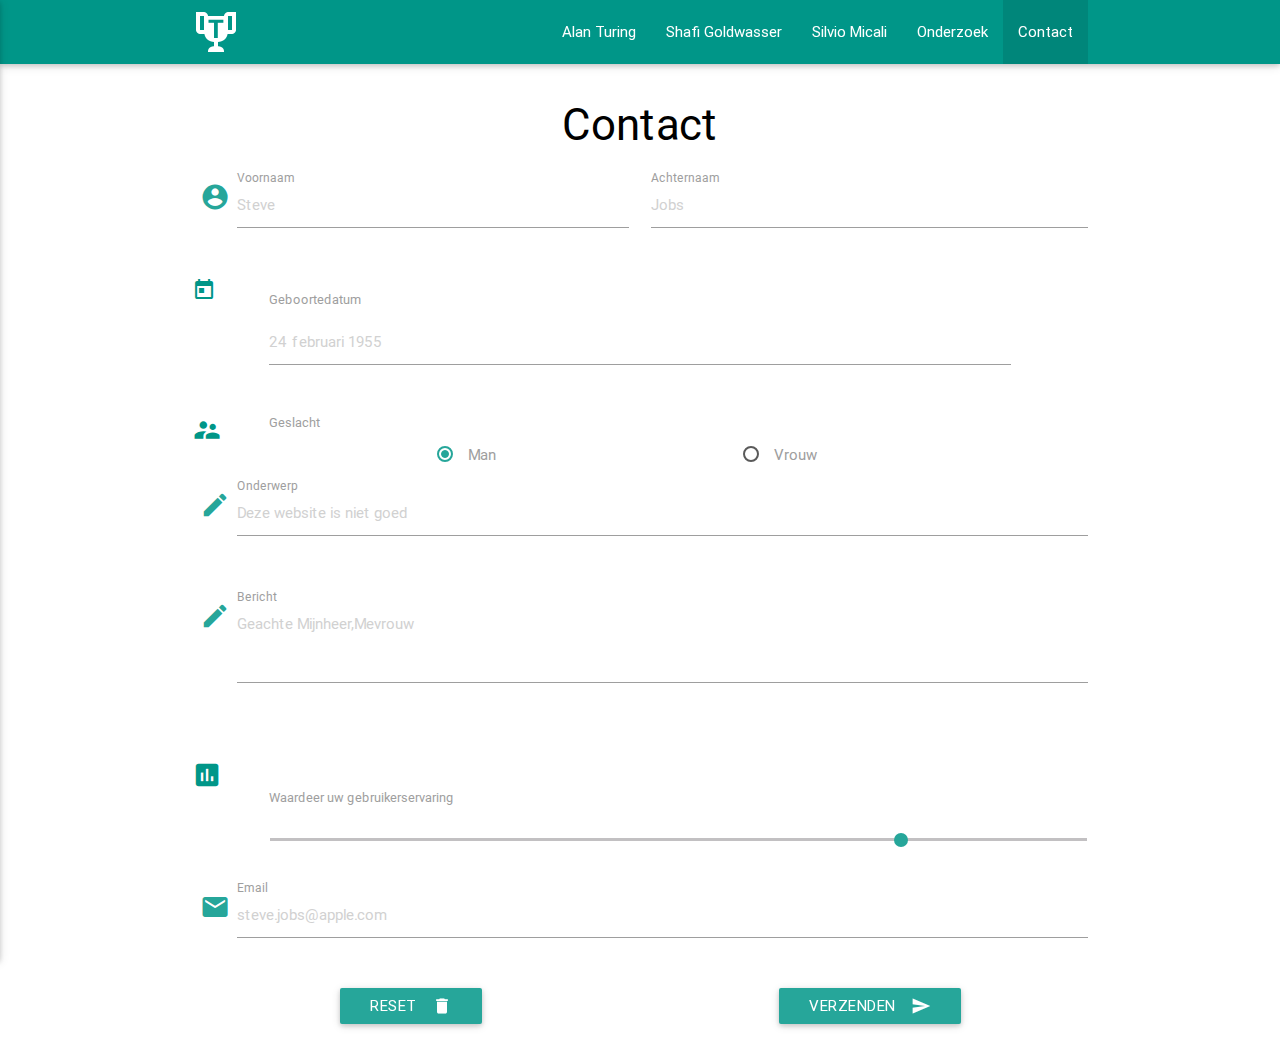
<file: contact.html>
<!DOCTYPE html>
<html lang="nl">


<head>
  <meta charset="utf-8">
  <!--Import Google Icon Font-->
  <link href="https://fonts.googleapis.com/icon?family=Material+Icons" rel="stylesheet">
  <!--Import materialize.css-->
  <link type="text/css" rel="stylesheet" href="css/materialize.min.css" />
  <!--Import custom style.css-->
  <!--Overrides materialize-->
  <link type="text/css" href="css/style.css" rel="stylesheet" />
  <link href="images/trophy.png" rel="icon" />

  <!--Let browser know website is optimized for mobile-->
  <meta name="viewport" content="width=device-width, initial-scale=1.0, maximum-scale=1.0, user-scalable=no" />
  <title>Turing Award</title>
</head>

<body>


  <div class="navbar-fixed">
    <!--This is where the actual html begins-->
    <nav class="teal" role="navigation">
      <!--Big screens-->
      <div class="nav-wrapper container">
        <a id="logo-container" href="index.html" class="brand-logo tooltipped" data-position="bottom" data-delay="50" data-tooltip="Klik hier voor de home-pagina">
          <img class="responsive-img center" src="images/logo.png" alt="logo">
        </a>
        <ul class="right hide-on-med-and-down">

          <li><a class="dropdown-button" href="#" data-activates='dropdown1' data-hover="true">Alan Turing</a></li>
          <li><a href="shafi.html">Shafi Goldwasser</a></li>
          <li><a href="silvio.html">Silvio Micali</a></li>
          <li><a class="dropdown-button" href="#" data-activates='dropdown2' data-hover="true">Onderzoek</a></li>
          <li class="active"><a href="contact.html">Contact</a></li>
        </ul>

        <!--Small screens-->

        <ul id="nav-mobile" class="side-nav">

          <li><a href="turing.html">Alan Turing</a></li>
          <li><a href="turing_award.html">Turing Award</a></li>
          <li><a href="shafi.html">Shafi Goldwasser</a></li>
          <li><a href="silvio.html">Silvio Micali</a></li>
          <li><a href="onderzoek.html">Onderzoek</a></li>
          <li><a href="samenwerking.html">Samenwerking</a></li>
          <li><a href="contact.html">Contact</a></li>
          <li><a href="about.html">Over</a></li>

        </ul>

        <ul id='dropdown1' class='dropdown-content'>
          <li><a href="turing.html">Alan Turing</a></li>
          <li class="divider"></li>
          <li><a href="turing_award.html">Turing Award</a></li>
        </ul>

        <ul id='dropdown2' class='dropdown-content'>
          <li><a href="onderzoek.html">Onderzoek</a></li>
          <li class="divider"></li>
          <li><a href="samenwerking.html">Samen-<br>werking</a></li>
        </ul>



        <a href="#" data-activates="nav-mobile" class="button-collapse"><i class="material-icons">menu</i></a>

      </div>
    </nav>
  </div>
  <!--Eerste Sectie -->
  <div>

    <div class="section no-pad-bot">
      <div class="container">
        <div class="row center">
          <form class="col s12" action="php/process.php" method="post" enctype="text/plain">
            <div class="row">
              <h3 class="header black-text">Contact</h3>
              <div class="input-field col s6">
                <i class="material-icons prefix">account_circle</i>
                <input placeholder="Steve" id="first_name" type="text" class="validate" required="required">
                <label class="left-align" for="first_name">Voornaam</label>
              </div>
              <div class="input-field col s6">
                <input placeholder="Jobs" id="last_name" type="text" class="validate" required="required">
                <label class="left-align" for="last_name">Achternaam</label>
              </div>
            </div>
            <div class="row">
              <div class="left-align input-field col s1">
                <i class="material-icons left teal-text">today</i>
              </div>
              <div class="input-field col s10">
                <p class="grey-text" id="desc_bd">Geboortedatum</p>
                <input type="date" class="datepicker" id="birth_date" placeholder="24 februari 1955">
              </div>
            </div>
            <div class="row">
              <div class="left-align input-field col s4">
                <i class="left material-icons prefix teal-text">supervisor_account</i>
              </div>
              <div class="col s1 pull-s3">
                <p class="grey-text" id="desc_g">Geslacht</p>
              </div>
              <div class="left input-field col s3 pull-s2">
                <p>
                  <input checked name="group1" type="radio" id="test1" class="with-gap" />
                  <label for="test1">Man</label>
                </p>
              </div>
              <div class="right input-field col s3 pull-s2">
                <p>
                  <input name="group1" type="radio" id="test2" class="with-gap" />
                  <label for="test2">Vrouw</label>
                </p>
              </div>
            </div>
            <div class="row">
              <div class="input-field col s12">
                <i class="material-icons prefix">mode_edit</i>
                <input placeholder="Deze website is niet goed" id="subject" type="text" class="validate" required="required">
                <label class="left-align" for="subject">Onderwerp</label>
              </div>
            </div>
            <div class="row">
              <div class="input-field col s12">
                <div class="row">
                  <div class="input-field col s12">
                    <i class="material-icons prefix">mode_edit</i>
                    <textarea placeholder="Geachte Mijnheer,Mevrouw" id="message" class="materialize-textarea" required="required"></textarea>
                    <label class="left-align" for="message">Bericht</label>
                  </div>
                </div>
              </div>
            </div>
            <div class="row">
              <div class="left-align input-field col s4">
                <i class="left material-icons prefix teal-text">assessment</i>
              </div>
              <div class="input-field col s11 push-s1">
                <p class="grey-text" id="r888">
                  Waardeer uw gebruikerservaring
                </p>
                <p class="range-field">
                  <input type="range" min="1" max="10" step="0.5" id="r8ing" value="8">
                </p>
              </div>
            </div>
            <div class="row">
              <div class="input-field col s12">
                <i class="material-icons prefix">email</i>
                <input placeholder="steve.jobs@apple.com" id="email" type="email" class="validate" required="required">
                <label class="left-align" for="email">Email</label>
              </div>
            </div>
            <div class="row">
              <div class="input-field col s6">
                <button class="btn waves-effect waves-light" type="reset" name="action">Reset
                  <i class="material-icons right">delete</i>
                </button>
              </div>
              <div class="input-field col s6">
                <button class="btn waves-effect waves-light" type="submit" name="action">Verzenden
                  <i class="material-icons right">send</i>
                </button>
              </div>
            </div>
          </form>
        </div>
      </div>
    </div>
  </div>




  <!--Tweede sectie-->
  <!-- <div class="container">
  <div class="section">
  <div class="row">
  <div class="col s12 m4">
  <div class="icon-block">

</div>
</div>
</div>
</div>
</div> -->



<!--
Import scripts
Import  before materialize.js
-->
<script type="text/javascript" src="js/jquery-2.1.1.min.js"></script>
<script type="text/javascript" src="js/materialize.min.js"></script>
<script type="text/javascript" src="js/init.js"></script>
<script type="text/javascript" src="js/fix-resolution.js"></script>
</body>


</html>
</file>
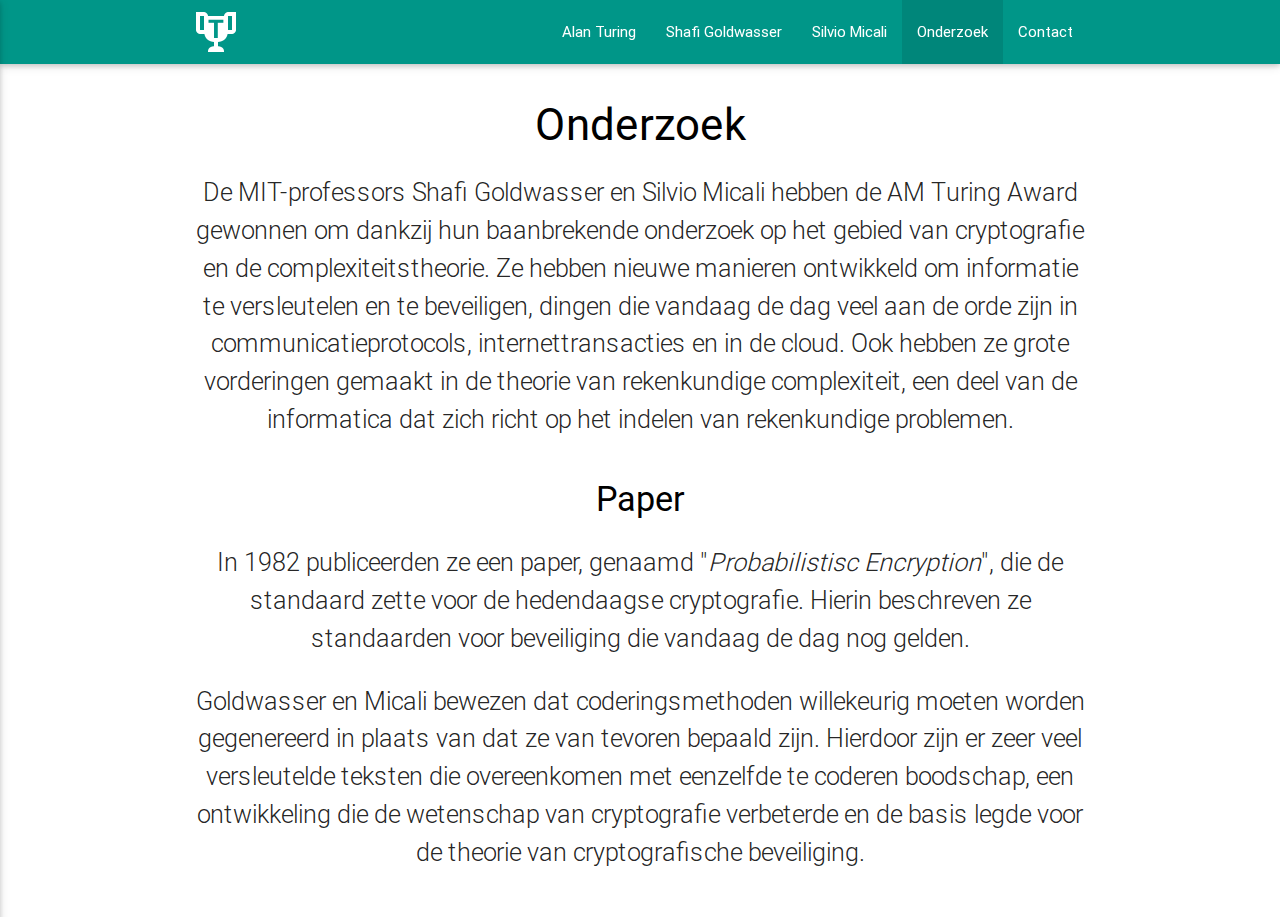
<file: onderzoek.html>
<!DOCTYPE html>
<html lang="nl">


<head>
  <meta charset="utf-8">
  <!--Import Google Icon Font-->
  <link href="https://fonts.googleapis.com/icon?family=Material+Icons" rel="stylesheet">
  <!--Import materialize.css-->
  <link type="text/css" rel="stylesheet" href="css/materialize.min.css"  />
  <!--Import custom style.css-->
  <!--Overrides materialize-->
  <link type="text/css" href="css/style.css" rel="stylesheet" />
  <link href="images/trophy.png" rel="icon" />


  <!--Let browser know website is optimized for mobile-->
  <meta name="viewport" content="width=device-width, initial-scale=1.0, maximum-scale=1.0, user-scalable=no" />
  <title>Turing Award</title>
</head>

<body>


  <div class="navbar-fixed">
    <!--This is where the actual html begins-->
    <nav class="teal" role="navigation">
      <!--Big screens-->
      <div class="nav-wrapper container"><a id="logo-container" href="index.html" class="brand-logo tooltipped" data-position="bottom" data-delay="50" data-tooltip="Klik hier voor de home-pagina"><img class="responsive-img center" src="images/logo.png" alt="logo"></a>
        <ul class="right hide-on-med-and-down">

          <li><a class="dropdown-button" href="#" data-activates='dropdown1' data-hover="true">Alan Turing</a></li>
          <li><a href="shafi.html">Shafi Goldwasser</a></li>
          <li><a href="silvio.html">Silvio Micali</a></li>
          <li class="active"><a class="dropdown-button" href="#" data-activates='dropdown2' data-hover="true">Onderzoek</a></li>
          <li><a href="contact.html">Contact</a></li>
        </ul>

        <!--Small screens-->

        <ul id="nav-mobile" class="side-nav">

          <li><a href="turing.html">Alan Turing</a></li>
          <li><a href="turing_award.html">Turing Award</a></li>
          <li><a href="shafi.html">Shafi Goldwasser</a></li>
          <li><a href="silvio.html">Silvio Micali</a></li>
          <li><a href="onderzoek.html">Onderzoek</a></li>
          <li><a href="samenwerking.html">Samenwerking</a></li>
          <li><a href="contact.html">Contact</a></li>
          <li><a href="about.html">Over</a></li>

        </ul>

        <ul id='dropdown1' class='dropdown-content'>
          <li><a href="turing.html">Alan Turing</a></li>
          <li class="divider"></li>
          <li><a href="turing_award.html">Turing Award</a></li>
        </ul>

        <ul id='dropdown2' class='dropdown-content'>
          <li><a  href="onderzoek.html">Onderzoek</a></li>
          <li class="divider"></li>
          <li><a href="samenwerking.html">Samen-<br>werking</a></li>
        </ul>



        <a href="#" data-activates="nav-mobile" class="button-collapse"><i class="material-icons">menu</i></a>

      </div>
    </nav>
  </div>
  <!--Eerste Sectie -->
  <div>
    <div class="section no-pad-bot">
      <div class="container">
        <div class="row center">
          <div class="col s-12">
            <h3 class="header black-text">Onderzoek</h3>
            <p class="flow-text">
              De MIT-professors Shafi Goldwasser en Silvio Micali hebben de AM Turing Award gewonnen om dankzij hun baanbrekende onderzoek op het gebied van cryptografie en de complexiteitstheorie. Ze hebben nieuwe manieren ontwikkeld om informatie te versleutelen
              en te beveiligen, dingen die vandaag de dag veel aan de orde zijn in communicatieprotocols, internettransacties en in de cloud. Ook hebben ze grote vorderingen gemaakt in de theorie van rekenkundige complexiteit, een deel van de informatica
              dat zich richt op het indelen van rekenkundige problemen.
            </p>

          </div>

          <div class="col s-12">
            <h4 class="header black-text">Paper</h4>
            <p class="flow-text">
              In 1982 publiceerden ze een paper, genaamd "<em>Probabilistisc Encryption</em>",
              die de standaard zette voor de hedendaagse cryptografie.
              Hierin beschreven ze standaarden voor beveiliging die vandaag de dag
              nog gelden.
            </p>
            <p class="flow-text">
              Goldwasser en Micali bewezen dat coderingsmethoden
              willekeurig moeten worden gegenereerd in plaats van dat ze van tevoren bepaald zijn. Hierdoor zijn er zeer veel versleutelde teksten die overeenkomen met eenzelfde te coderen boodschap, een ontwikkeling die de wetenschap van cryptografie
              verbeterde en de basis legde voor de theorie van cryptografische beveiliging.
            </p>
          </div>
        </div>

      </div>
    </div>
  </div>




  <!--Tweede sectie-->
  <!-- <div class="container">
  <div class="section">
  <div class="row">
  <div class="col s12 m4">
  <div class="icon-block">

</div>
</div>
</div>
</div>
</div> -->



  <!--
Import scripts
Import  before materialize.js
-->
  <script type="text/javascript" src="js/jquery-2.1.1.min.js"></script>
  <script type="text/javascript" src="js/materialize.min.js"></script>
  <script type="text/javascript" src="js/init.js"></script>
  <script type="text/javascript" src="js/fix-resolution.js"></script>
</body>


</html>
</file>
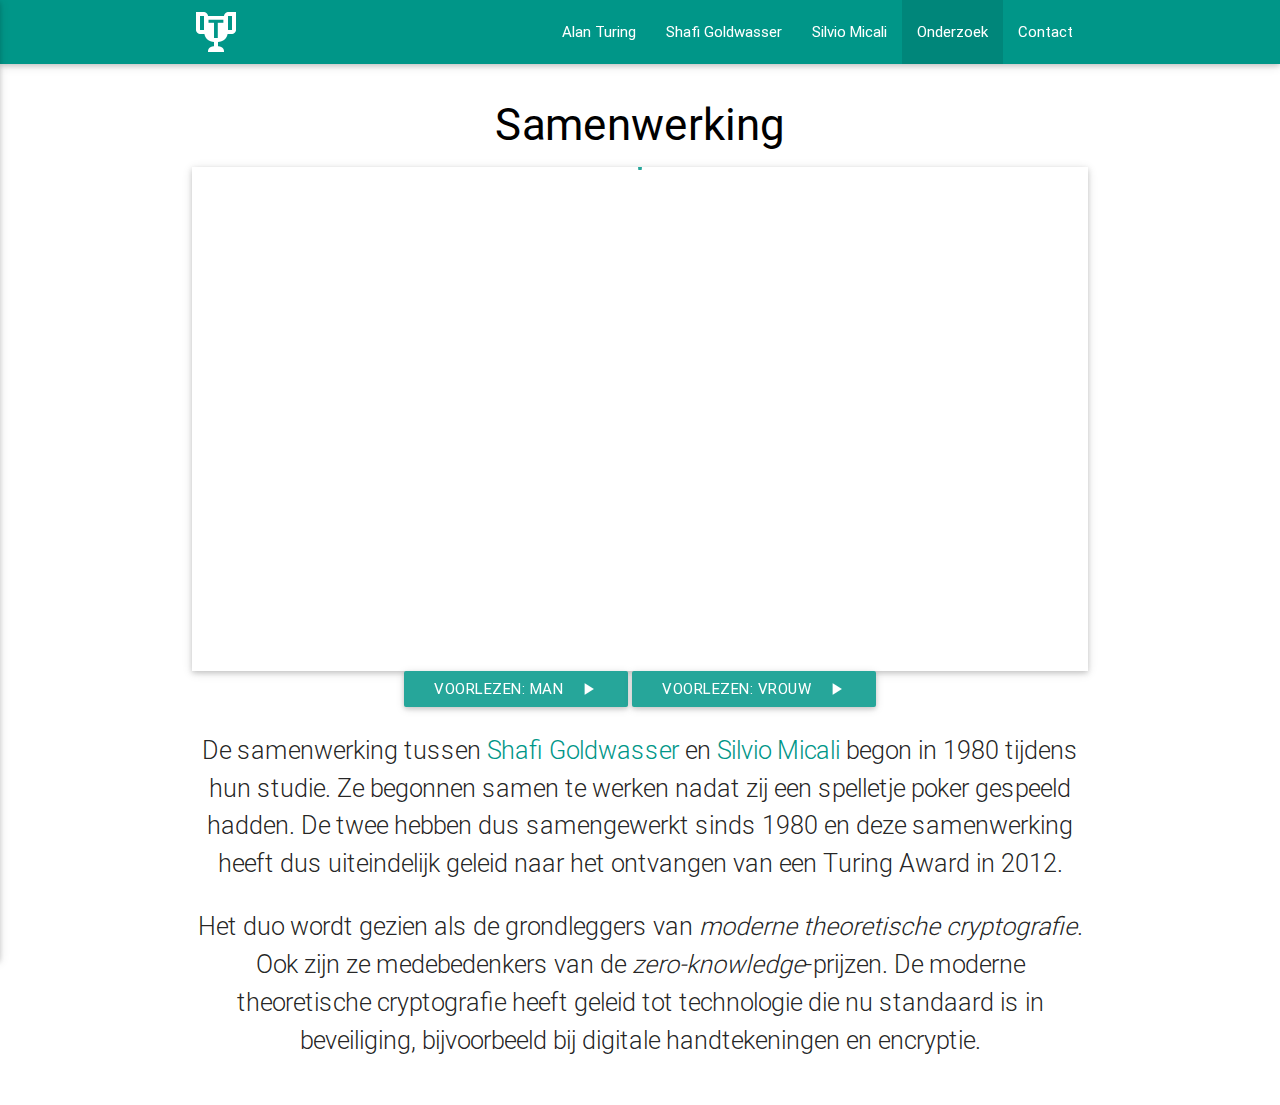
<file: samenwerking.html>
<!DOCTYPE html>
<html lang="nl">


<head>
  <meta charset="utf-8">
  <!--Import Google Icon Font-->
  <link href="https://fonts.googleapis.com/icon?family=Material+Icons" rel="stylesheet">
  <!--Import materialize.css-->
  <link type="text/css" rel="stylesheet" href="css/materialize.min.css" />
  <!--Import custom style.css-->
  <!--Overrides materialize-->
  <link type="text/css" href="css/style.css" rel="stylesheet" />
  <link href="images/trophy.png" rel="icon" />

  <!--Let browser know website is optimized for mobile-->
  <meta name="viewport" content="width=device-width, initial-scale=1.0, maximum-scale=1.0, user-scalable=no" />
  <title>Turing Award</title>
</head>

<body>


  <div class="navbar-fixed">
    <!--This is where the actual html begins-->
    <nav class="teal" role="navigation">
      <!--Big screens-->
      <div class="nav-wrapper container">
        <a id="logo-container" href="index.html" class="brand-logo tooltipped" data-position="bottom" data-delay="50" data-tooltip="Klik hier voor de home-pagina"><img class="responsive-img center" src="images/logo.png" alt="logo"></a>
        <ul class="right hide-on-med-and-down">

          <li><a class="dropdown-button" href="#" data-activates='dropdown1' data-hover="true">Alan Turing</a></li>
          <li><a href="shafi.html">Shafi Goldwasser</a></li>
          <li><a href="silvio.html">Silvio Micali</a></li>
          <li class="active"><a class="dropdown-button" href="#" data-activates='dropdown2' data-hover="true">Onderzoek</a></li>
          <li><a href="contact.html">Contact</a></li>
        </ul>

        <!--Small screens-->

        <ul id="nav-mobile" class="side-nav">

          <li><a href="turing.html">Alan Turing</a></li>
          <li><a href="turing_award.html">Turing Award</a></li>
          <li><a href="shafi.html">Shafi Goldwasser</a></li>
          <li><a href="silvio.html">Silvio Micali</a></li>
          <li><a href="onderzoek.html">Onderzoek</a></li>
          <li><a href="samenwerking.html">Samenwerking</a></li>
          <li><a href="contact.html">Contact</a></li>
          <li><a href="about.html">Over</a></li>

        </ul>

        <ul id='dropdown1' class='dropdown-content'>
          <li><a href="turing.html">Alan Turing</a></li>
          <li class="divider"></li>
          <li><a href="turing_award.html">Turing Award</a></li>
        </ul>

        <ul id='dropdown2' class='dropdown-content'>
          <li><a href="onderzoek.html">Onderzoek</a></li>
          <li class="divider"></li>
          <li><a href="samenwerking.html">Samen-<br>werking</a></li>
        </ul>



        <a href="#" data-activates="nav-mobile" class="button-collapse"><i class="material-icons">menu</i></a>

      </div>
    </nav>
  </div>
  <!--Eerste Sectie -->
  <div>

    <div class="section no-pad-bot">
      <div class="container">
        <div class="row center">
          <div class="col s-12">
            <h3 class="header black-text">Samenwerking</h3>
            <div class="video-container z-depth-1">
              <div id="player"></div>
              <div id="progress">
                <div id="spinner" class="preloader-wrapper small active">
                  <div class="spinner-layer spinner-teal-only">
                    <div class="circle-clipper left">
                      <div class="circle"></div>
                    </div>
                    <div class="gap-patch">
                      <div class="circle"></div>
                    </div>
                    <div class="circle-clipper right">
                      <div class="circle"></div>
                    </div>
                  </div>
                </div>
              </div>
            </div>
            <div id="audio-container" class="container">
              <div class="row center">
                <a href="#" id="button_man" class="waves-effect waves-light btn">Voorlezen: Man<i class='material-icons right'>play_arrow</i></a>
                <audio id="audio_man">
                  <source src="tts/Voorlezen_man.mp3" type="audio/mpeg"> Your browser does not support the audio element.
                </audio>
                <a href="#" id="button_vrouw" class="waves-effect waves-light btn">Voorlezen: Vrouw<i class='material-icons right'>play_arrow</i></a>
                <audio id="audio_vrouw">
                  <source src="tts/Voorlezen_vrouw.mp3" type="audio/mpeg"> Your browser does not support the audio element.
                </audio>
              </div>
            </div>
            <p class="flow-text">
              De samenwerking tussen
              <a href="shafi.html">
                <span class="teal-text">Shafi Goldwasser</span>
              </a>
              en
              <a href="silvio.html">
                <span class="teal-text">Silvio Micali</span>
              </a>
              begon in 1980 tijdens hun studie. Ze begonnen samen te werken nadat zij een spelletje poker gespeeld hadden. De twee hebben dus samengewerkt sinds 1980 en deze samenwerking heeft dus uiteindelijk geleid naar het ontvangen van een Turing Award in 2012.
            </p>
            <p class="flow-text">
              Het duo wordt gezien als de grondleggers van
              <em>moderne theoretische cryptografie</em>. Ook zijn ze medebedenkers van de <em>zero-knowledge</em>-prijzen. De moderne theoretische cryptografie heeft geleid tot technologie die nu standaard is in beveiliging, bijvoorbeeld bij digitale
              handtekeningen en encryptie.
            </p>

          </div>
        </div>
      </div>
    </div>
  </div>




  <!--Tweede sectie-->
  <!-- <div class="container">
    <div class="section">
      <div class="row">
        <div class="col s12 m4">
          <div class="icon-block">

          </div>
        </div>
      </div>
    </div>
  </div> -->



  <!--
  Import scripts
  Import  before materialize.js
-->
  <script type="text/javascript" src="js/jquery-2.1.1.min.js"></script>
  <script type="text/javascript" src="js/materialize.min.js"></script>
  <script type="text/javascript" src="js/init.js"></script>
  <script type="text/javascript" src="js/fix-resolution.js"></script>
  <script type="text/javascript" src="js/audio-button.min.js"></script>
  <script type="text/javascript" src="js/video.min.js"></script>
</body>


</html>
</file>
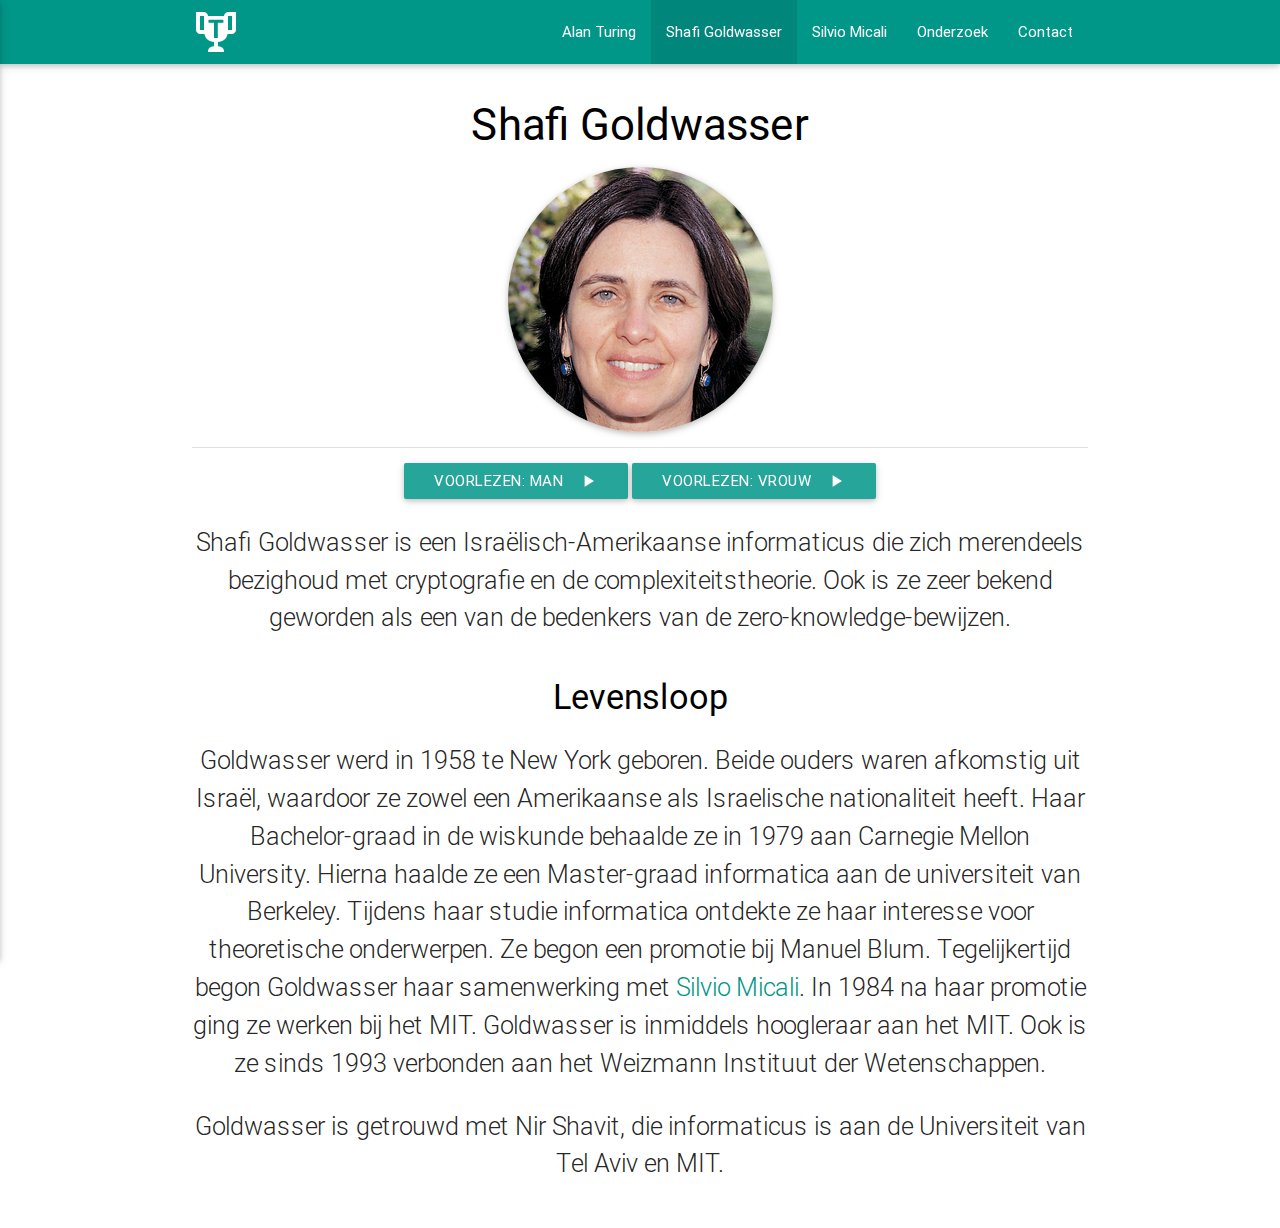
<file: shafi.html>
<!DOCTYPE html>
<html lang="nl">


<head>
  <meta charset="utf-8">
  <!--Import Google Icon Font-->
  <link href="https://fonts.googleapis.com/icon?family=Material+Icons" rel="stylesheet">
  <!--Import materialize.css-->
  <link type="text/css" rel="stylesheet" href="css/materialize.min.css"  />
  <!--Import custom style.css-->
  <!--Overrides materialize-->
  <link type="text/css" href="css/style.css" rel="stylesheet"  />
  <link href="images/trophy.png" rel="icon" />

  <!--Let browser know website is optimized for mobile-->
  <meta name="viewport" content="width=device-width, initial-scale=1.0, maximum-scale=1.0, user-scalable=no" />
  <title>Turing Award</title>
</head>

<body>


  <div class="navbar-fixed">
    <!--This is where the actual html begins-->
    <nav class="teal" role="navigation">
      <!--Big screens-->
      <div class="nav-wrapper container"><a id="logo-container" href="index.html" class="brand-logo tooltipped" data-position="bottom" data-delay="50" data-tooltip="Klik hier voor de home-pagina"><img class="responsive-img center" src="images/logo.png" alt="logo"></a>
        <ul class="right hide-on-med-and-down">

          <li><a class="dropdown-button" href="#" data-activates='dropdown1' data-hover="true">Alan Turing</a></li>
          <li class="active"><a href="shafi.html">Shafi Goldwasser</a></li>
          <li><a href="silvio.html">Silvio Micali</a></li>
          <li><a class="dropdown-button" href="#" data-activates='dropdown2' data-hover="true">Onderzoek</a></li>
          <li><a href="contact.html">Contact</a></li>
        </ul>

        <!--Small screens-->

        <ul id="nav-mobile" class="side-nav">

          <li><a href="turing.html">Alan Turing</a></li>
          <li><a href="turing_award.html">Turing Award</a></li>
          <li><a href="shafi.html">Shafi Goldwasser</a></li>
          <li><a href="silvio.html">Silvio Micali</a></li>
          <li><a href="onderzoek.html">Onderzoek</a></li>
          <li><a href="samenwerking.html">Samenwerking</a></li>
          <li><a href="contact.html">Contact</a></li>
          <li><a href="about.html">Over</a></li>

        </ul>

        <ul id='dropdown1' class='dropdown-content'>
          <li><a href="turing.html">Alan Turing</a></li>
          <li class="divider"></li>
          <li><a href="turing_award.html">Turing Award</a></li>
        </ul>

        <ul id='dropdown2' class='dropdown-content'>
          <li><a  href="onderzoek.html">Onderzoek</a></li>
          <li class="divider"></li>
          <li><a href="samenwerking.html">Samen-<br>werking</a></li>
        </ul>



        <a href="#" data-activates="nav-mobile" class="button-collapse"><i class="material-icons">menu</i></a>

      </div>
    </nav>
  </div>
  <!--Eerste Sectie -->
  <div id="text-container">
    <div class="section no-pad-bot">
      <div class="container">
        <div class="row center">
          <div class="col s12">
            <h3 class="header black-text">Shafi Goldwasser</h3>
            <div id="img-container">
              <!--Changed .JPG to .jpg  -->
              <img class="materialboxed material circle responsive-img z-depth-1"  src="images/Shafi_Goldwasser.jpg" alt="Shafi Goldwasser" id="shafi-img"/>
            </div>
            <p class="divider"></p>
            <div id="audio-container" class="container">
              <div class="row center">
                <a href="#" id="button_man" class="waves-effect waves-light btn">Voorlezen: Man<i class='material-icons right'>play_arrow</i></a>
                <audio id="audio_man">
                  <source src="tts/tts-shafi.mp3" type="audio/mpeg"> Your browser does not support the audio element.
                </audio>
                <a href="#" id="button_vrouw" class="waves-effect waves-light btn">Voorlezen: Vrouw<i class='material-icons right'>play_arrow</i></a>
                <audio id="audio_vrouw">
                  <source src="tts/tts-shafi-vrouw.mp3" type="audio/mpeg"> Your browser does not support the audio element.
                </audio>
              </div>
            </div>
            <p class="flow-text">
              Shafi Goldwasser is
              een Israëlisch-Amerikaanse informaticus
              die zich merendeels bezighoud met
              cryptografie en de complexiteitstheorie.
              Ook is ze zeer bekend geworden als een van de bedenkers van de zero-knowledge-bewijzen.
            </p>
          </div>
          <div class="col s12">
            <h4 class="header black-text">Levensloop</h4>
            <p class="flow-text">
              Goldwasser werd in 1958 te New York geboren.
              Beide ouders waren afkomstig uit Israël, waardoor ze zowel een Amerikaanse
              als Israelische nationaliteit heeft.
              Haar Bachelor-graad in de wiskunde behaalde
              ze in 1979 aan Carnegie Mellon University.
              Hierna haalde ze een Master-graad informatica aan de universiteit van Berkeley.
              Tijdens haar studie informatica ontdekte ze haar interesse voor theoretische onderwerpen.
              Ze begon een promotie bij Manuel Blum. Tegelijkertijd begon Goldwasser haar samenwerking met <a href="silvio.html"><span class="teal-text">Silvio Micali</span></a>.
              In 1984 na haar promotie ging ze werken bij het MIT.
              Goldwasser is inmiddels hoogleraar aan het MIT.
              Ook is ze sinds 1993 verbonden aan het Weizmann Instituut der Wetenschappen.
            </p>
            <p class="flow-text">
              Goldwasser is getrouwd met Nir Shavit, die informaticus is aan de
              Universiteit van Tel Aviv en MIT.
            </p>
          </div>
        </div>
      </div>
    </div>
  </div>




  <!--
  Import scripts
  Import  before materialize.js
-->
  <script type="text/javascript" src="js/jquery-2.1.1.min.js"></script>
  <script type="text/javascript" src="js/materialize.min.js"></script>
  <script type="text/javascript" src="js/init.js"></script>
  <script type="text/javascript" src="js/fix-resolution.js"></script>
  <script type="text/javascript" src="js/audio-button.min.js"></script>
</body>


</html>
</file>
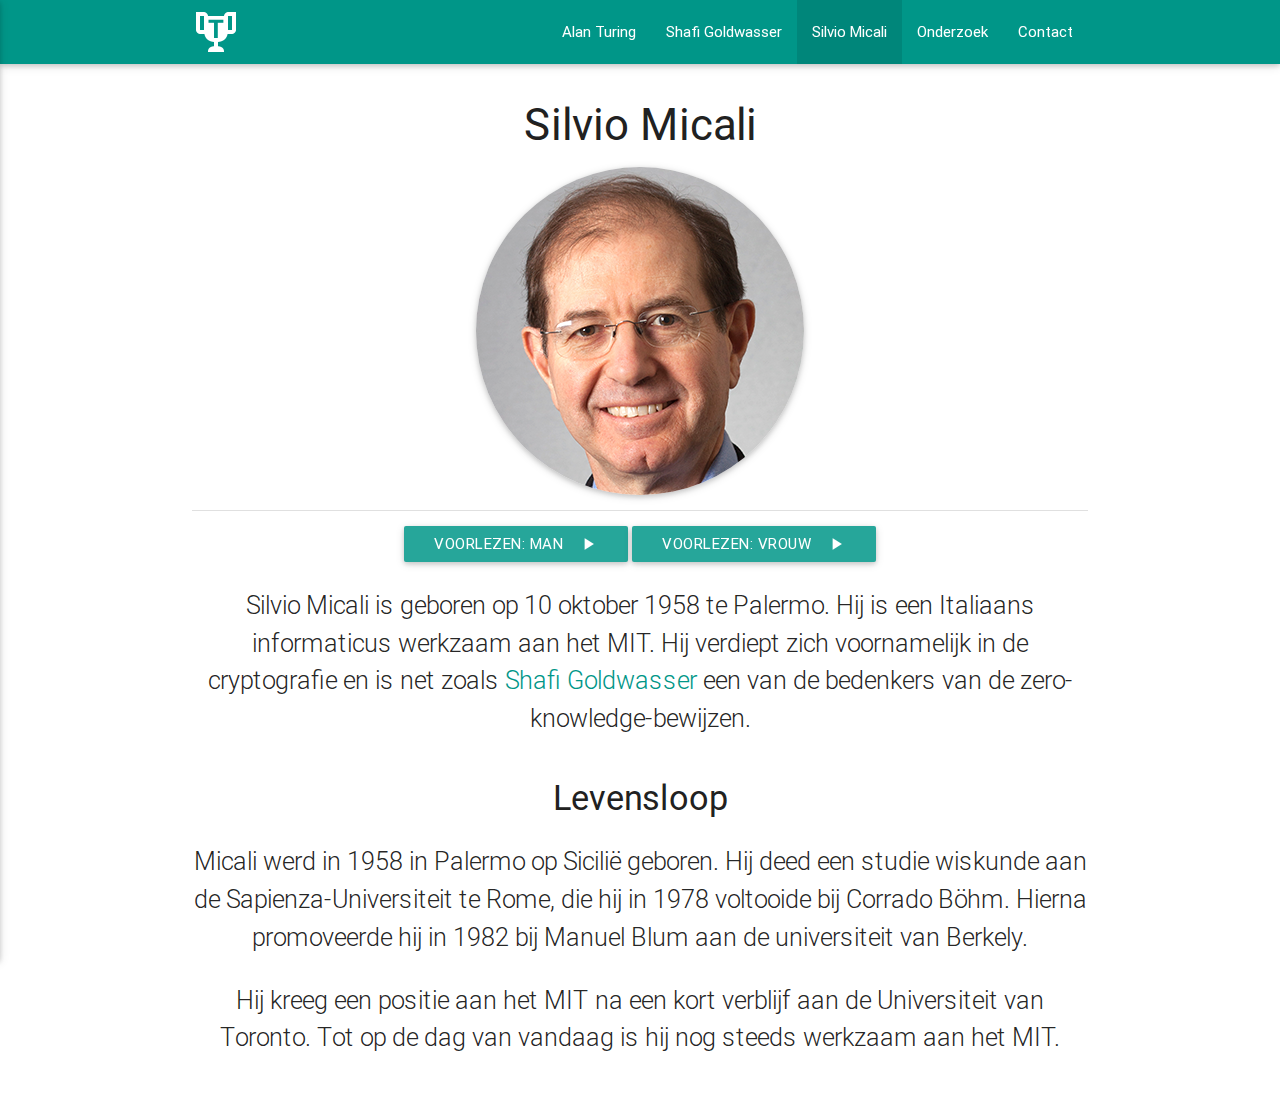
<file: silvio.html>
<!DOCTYPE html>
<html lang="nl">


<head>
  <meta charset="utf-8">
  <!--Import Google Icon Font-->
  <link href="https://fonts.googleapis.com/icon?family=Material+Icons" rel="stylesheet">
  <!--Import materialize.css-->
  <link type="text/css" rel="stylesheet" href="css/materialize.min.css"  />
  <!--Import custom style.css-->
  <!--Overrides materialize-->
  <link type="text/css" href="css/style.css" rel="stylesheet"  />
  <link href="images/trophy.png" rel="icon" />

  <!--Let browser know website is optimized for mobile-->
  <meta name="viewport" content="width=device-width, initial-scale=1.0, maximum-scale=1.0, user-scalable=no" />
  <title>Turing Award</title>
</head>

<body>


  <div class="navbar-fixed">
    <!--This is where the actual html begins-->
    <nav class="teal" role="navigation">
      <!--Big screens-->
      <div class="nav-wrapper container"><a id="logo-container" href="index.html" class="brand-logo tooltipped" data-position="bottom" data-delay="50" data-tooltip="Klik hier voor de home-pagina"><img class="responsive-img center" src="images/logo.png" alt="logo"></a>
        <ul class="right hide-on-med-and-down">

          <li><a class="dropdown-button" href="#" data-activates='dropdown1' data-hover="true">Alan Turing</a></li>
          <li><a href="shafi.html">Shafi Goldwasser</a></li>
          <li class="active"><a href="silvio.html">Silvio Micali</a></li>
          <li><a class="dropdown-button" href="#" data-activates='dropdown2' data-hover="true">Onderzoek</a></li>
          <li><a href="contact.html">Contact</a></li>
        </ul>

        <!--Small screens-->

        <ul id="nav-mobile" class="side-nav">

          <li><a href="turing.html">Alan Turing</a></li>
          <li><a href="turing_award.html">Turing Award</a></li>
          <li><a href="shafi.html">Shafi Goldwasser</a></li>
          <li><a href="silvio.html">Silvio Micali</a></li>
          <li><a href="onderzoek.html">Onderzoek</a></li>
          <li><a href="samenwerking.html">Samenwerking</a></li>
          <li><a href="contact.html">Contact</a></li>
          <li><a href="about.html">Over</a></li>

        </ul>

        <ul id='dropdown1' class='dropdown-content'>
          <li><a href="turing.html">Alan Turing</a></li>
          <li class="divider"></li>
          <li><a href="turing_award.html">Turing Award</a></li>
        </ul>

        <ul id='dropdown2' class='dropdown-content'>
          <li><a  href="onderzoek.html">Onderzoek</a></li>
          <li class="divider"></li>
          <li><a href="samenwerking.html">Samen-<br>werking</a></li>
        </ul>



        <a href="#" data-activates="nav-mobile" class="button-collapse"><i class="material-icons">menu</i></a>

      </div>
    </nav>
  </div>

  <!--Eerste Sectie -->
  <div id="text-container">
    <div class="section no-pad-bot">
      <div class="container">
        <div class="row center">
          <div class="col s12">
            <h3 class="header center grey-text text-darken-4">Silvio Micali</h3>
            <div id="img-container" class="valign-wrapper">
              <!--Changed .JPG to .jpg  -->
              <img class="responsive-img circle z-depth-1 center"  src="images/micalis.png" alt="Silvio Micali" id="silvio-img" />
            </div>
            <p class="divider"></p>
            <div id="audio-container" class="container">
              <div class="row center">
                <a href="#" id="button_man" class="waves-effect waves-light btn">Voorlezen: Man<i class='material-icons right'>play_arrow</i></a>
                <audio id="audio_man">
                  <source src="tts/Voorlezen_man.mp3" type="audio/mpeg"> Your browser does not support the audio element.
                </audio>
                <a href="#" id="button_vrouw" class="waves-effect waves-light btn">Voorlezen: Vrouw<i class='material-icons right'>play_arrow</i></a>
                <audio id="audio_vrouw">
                  <source src="tts/Voorlezen_vrouw.mp3" type="audio/mpeg"> Your browser does not support the audio element.
                </audio>
              </div>
            </div>
            <p class="flow-text">
              Silvio Micali is geboren op 10 oktober 1958 te Palermo. Hij is een Italiaans informaticus werkzaam aan het MIT. Hij verdiept zich voornamelijk in de cryptografie en is net zoals
              <a href="shafi.html">
                <span class="teal-text">Shafi Goldwasser</span>
              </a>
              een van de bedenkers van de zero-knowledge-bewijzen.
            </p>
          </div>
          <div class="col s12">
            <h4 class="header center grey-text text-darken-4">Levensloop</h4>
            <p class="flow-text">
              Micali werd in 1958 in Palermo op Sicilië geboren. Hij deed een studie wiskunde aan de Sapienza-Universiteit te Rome, die hij in 1978 voltooide bij Corrado B&ouml;hm. Hierna promoveerde hij in 1982 bij Manuel Blum aan de universiteit van Berkely.
            </p>
            <p class="flow-text">
              Hij kreeg een positie aan het MIT na een kort verblijf aan de Universiteit van Toronto. Tot op de dag van vandaag is hij nog steeds werkzaam aan het MIT.
            </p>
          </div>

        </div>
      </div>
    </div>
  </div>




  <!--
  Import scripts
  Import  before materialize.js
-->
  <script type="text/javascript" src="js/jquery-2.1.1.min.js"></script>
  <script type="text/javascript" src="js/materialize.min.js"></script>
  <script type="text/javascript" src="js/init.js"></script>
  <script type="text/javascript" src="js/fix-resolution.js"></script>
</body>


</html>
</file>
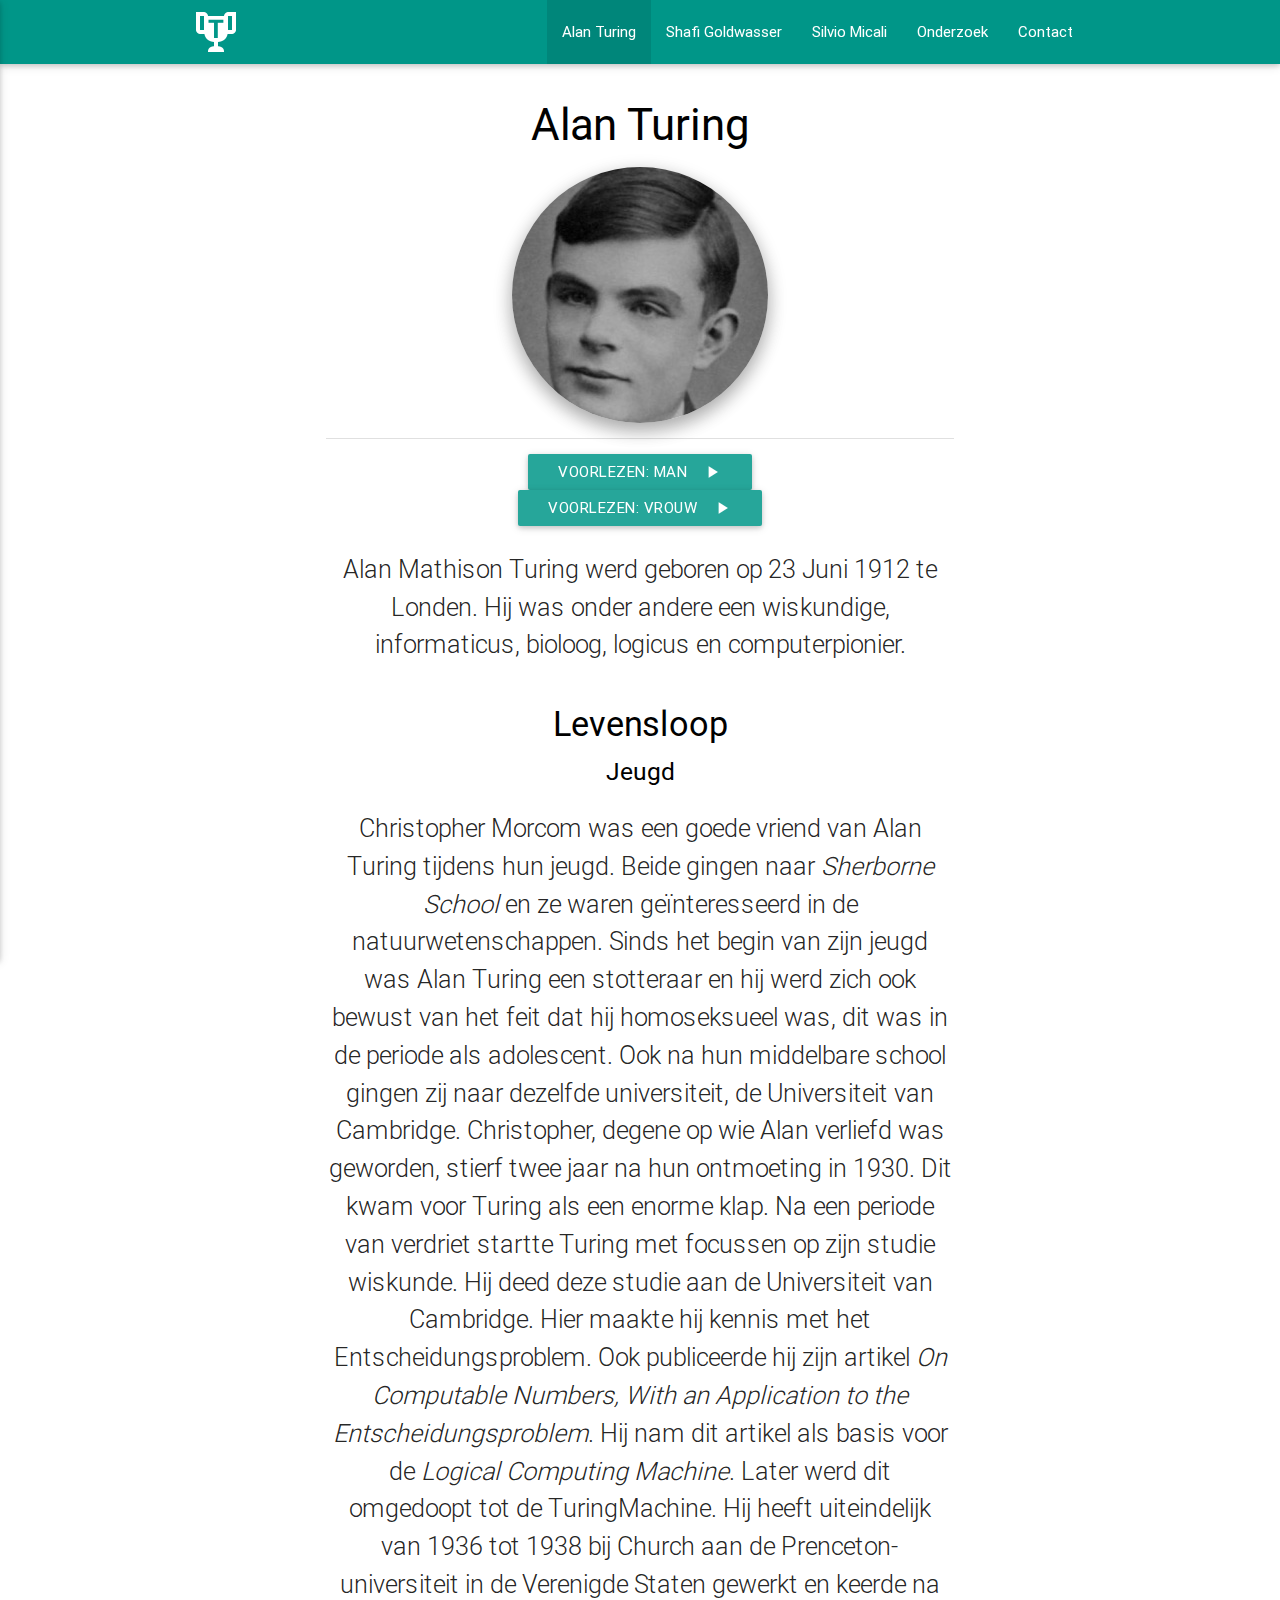
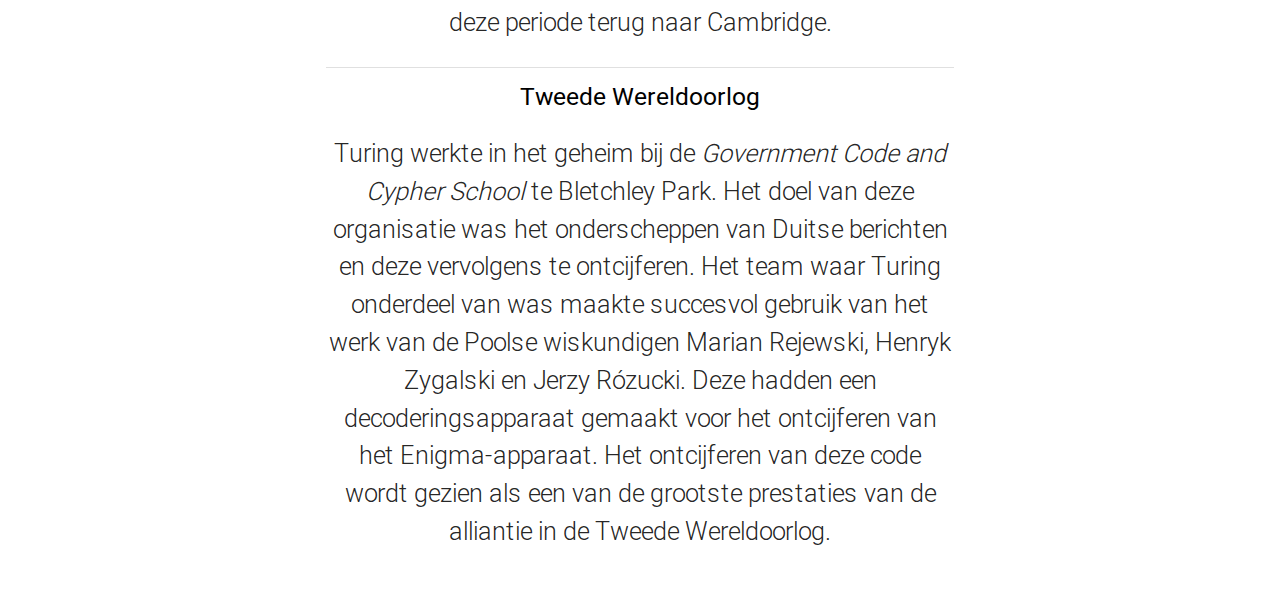
<file: turing.html>
<!DOCTYPE html>
<html lang="nl">


<head>
  <meta charset="utf-8">
  <!--Import Google Icon Font-->
  <link href="https://fonts.googleapis.com/icon?family=Material+Icons" rel="stylesheet">
  <!--Import materialize.css-->
  <link type="text/css" rel="stylesheet" href="css/materialize.min.css" />
  <!--Import custom style.css-->
  <!--Overrides materialize-->
  <link href="css/style.css" type="text/css" rel="stylesheet" />
  <link href="images/trophy.png" rel="icon" />

  <!--Let browser know website is optimized for mobile-->
  <meta name="viewport" content="width=device-width, initial-scale=1.0, maximum-scale=1.0, user-scalable=no" />
  <title>Turing Award</title>
</head>

<body>



  <!--This is where the actual html begins-->
  <div class="navbar-fixed">
    <!--This is where the actual html begins-->
    <nav class="teal" role="navigation">
      <!--Big screens-->
      <div class="nav-wrapper container"><a id="logo-container" href="index.html" class="brand-logo tooltipped" data-position="bottom" data-delay="50" data-tooltip="Klik hier voor de home-pagina"><img class="responsive-img center" src="images/logo.png" alt="logo"></a>
        <ul class="right hide-on-med-and-down">

          <li class="active"><a class="dropdown-button" href="#" data-activates='dropdown1' data-hover="true">Alan Turing</a></li>
          <li><a href="shafi.html">Shafi Goldwasser</a></li>
          <li><a href="silvio.html">Silvio Micali</a></li>
          <li><a class="dropdown-button" href="#" data-activates='dropdown2' data-hover="true">Onderzoek</a></li>
          <li><a href="contact.html">Contact</a></li>
        </ul>

        <!--Small screens-->

        <ul id="nav-mobile" class="side-nav">

          <li><a href="turing.html">Alan Turing</a></li>
          <li><a href="turing_award.html">Turing Award</a></li>
          <li><a href="shafi.html">Shafi Goldwasser</a></li>
          <li><a href="silvio.html">Silvio Micali</a></li>
          <li><a href="onderzoek.html">Onderzoek</a></li>
          <li><a href="samenwerking.html">Samenwerking</a></li>
          <li><a href="contact.html">Contact</a></li>
          <li><a href="about.html">Over</a></li>

        </ul>

        <ul id='dropdown1' class='dropdown-content'>
          <li><a href="turing.html">Alan Turing</a></li>
          <li class="divider"></li>
          <li><a href="turing_award.html">Turing Award</a></li>
        </ul>

        <ul id='dropdown2' class='dropdown-content'>
          <li><a href="onderzoek.html">Onderzoek</a></li>
          <li class="divider"></li>
          <li><a href="samenwerking.html">Samen-<br>werking</a></li>
        </ul>



        <a href="#" data-activates="nav-mobile" class="button-collapse"><i class="material-icons">menu</i></a>

      </div>
    </nav>
  </div>

  <!--Eerste Sectie -->
  <div id="banner" class="container">
    <div class="section no-pad-bot">
      <div class="container">

        <div class="row center">
          <div class="col s-12">
            <h3 class="header black-text">Alan Turing</h3>
            <div id="img-container" class="row center">
              <!--Changed .JPG to .jpg  -->
              <img class="materialboxed circle center responsive-img z-depth-2" src="images/Alan_Turing_Aged_16.jpg" alt="Alan Turing" id="alan-img" />
            </div>
            <p class="divider"></p>
            <div id="audio-container" class="container">
              <div class="row center">
                <a href="#" id="button_man" class="waves-effect waves-light btn">Voorlezen: Man<i class='material-icons right'>play_arrow</i></a>
                <audio id="audio_man">
                  <source src="tts/Voorlezen_man.mp3" type="audio/mpeg"> Your browser does not support the audio element.
                </audio>
                <a href="#" id="button_vrouw" class="waves-effect waves-light btn">Voorlezen: Vrouw<i class='material-icons right'>play_arrow</i></a>
                <audio id="audio_vrouw">
                  <source src="tts/Voorlezen_vrouw.mp3" type="audio/mpeg"> Your browser does not support the audio element.
                </audio>
              </div>
            </div>
            <p class="flow-text">
              Alan Mathison Turing werd geboren op 23 Juni 1912 te Londen. Hij was onder andere een wiskundige, informaticus, bioloog, logicus en computerpionier.
            </p>
          </div>
          <div class="col s-12">
            <h4 class="header black-text">Levensloop</h4>
            <h5 class="header black-text">Jeugd</h5>
            <p class="flow-text">
              Christopher Morcom was een goede vriend van Alan Turing tijdens hun jeugd. Beide gingen naar
              <em>Sherborne School</em> en ze waren geïnteresseerd in de natuurwetenschappen. Sinds het begin van zijn jeugd was Alan Turing een stotteraar en hij werd zich ook bewust van het feit dat hij homoseksueel was, dit was in de periode als adolescent.
              Ook na hun middelbare school gingen zij naar dezelfde universiteit, de Universiteit van Cambridge. Christopher, degene op wie Alan verliefd was geworden, stierf twee jaar na hun ontmoeting in 1930. Dit kwam voor Turing als een enorme klap.
              Na een periode van verdriet startte Turing met focussen op zijn studie wiskunde. Hij deed deze studie aan de Universiteit van Cambridge. Hier maakte hij kennis met het Entscheidungsproblem. Ook publiceerde hij zijn artikel
              <em>On Computable Numbers, With an Application to the Entscheidungsproblem</em>. Hij nam dit artikel als basis voor de
              <em>Logical Computing Machine</em>. Later werd dit omgedoopt tot de TuringMachine. Hij heeft uiteindelijk van 1936 tot 1938 bij Church aan de Prenceton-universiteit in de Verenigde Staten gewerkt en keerde na deze periode terug naar Cambridge.
            </p>
            <p class="divider"></p>
            <h5 class="header black-text">Tweede Wereldoorlog</h5>
            <p class="flow-text">
              Turing werkte in het geheim bij de
              <em>Government Code and Cypher School</em> te Bletchley Park. Het doel van deze organisatie was het onderscheppen van Duitse berichten en deze vervolgens te ontcijferen. Het team waar Turing onderdeel van was maakte succesvol gebruik van het
              werk van de Poolse wiskundigen Marian Rejewski, Henryk Zygalski en Jerzy Rózucki. Deze hadden een decoderingsapparaat gemaakt voor het ontcijferen van het Enigma-apparaat. Het ontcijferen van deze code wordt gezien als een van de grootste
              prestaties van de alliantie in de Tweede Wereldoorlog.
            </p>
          </div>
        </div>
      </div>
    </div>
  </div>




  <!--
  Import scripts
  Import  before materialize.js
-->
  <script type="text/javascript" src="js/jquery-2.1.1.min.js"></script>
  <script type="text/javascript" src="js/materialize.min.js"></script>
  <script type="text/javascript" src="js/init.js"></script>
  <script type="text/javascript" src="js/fix-resolution.js"></script>
  <script type="text/javascript" src="js/audio-button.min.js"></script>
</body>


</html>
</file>
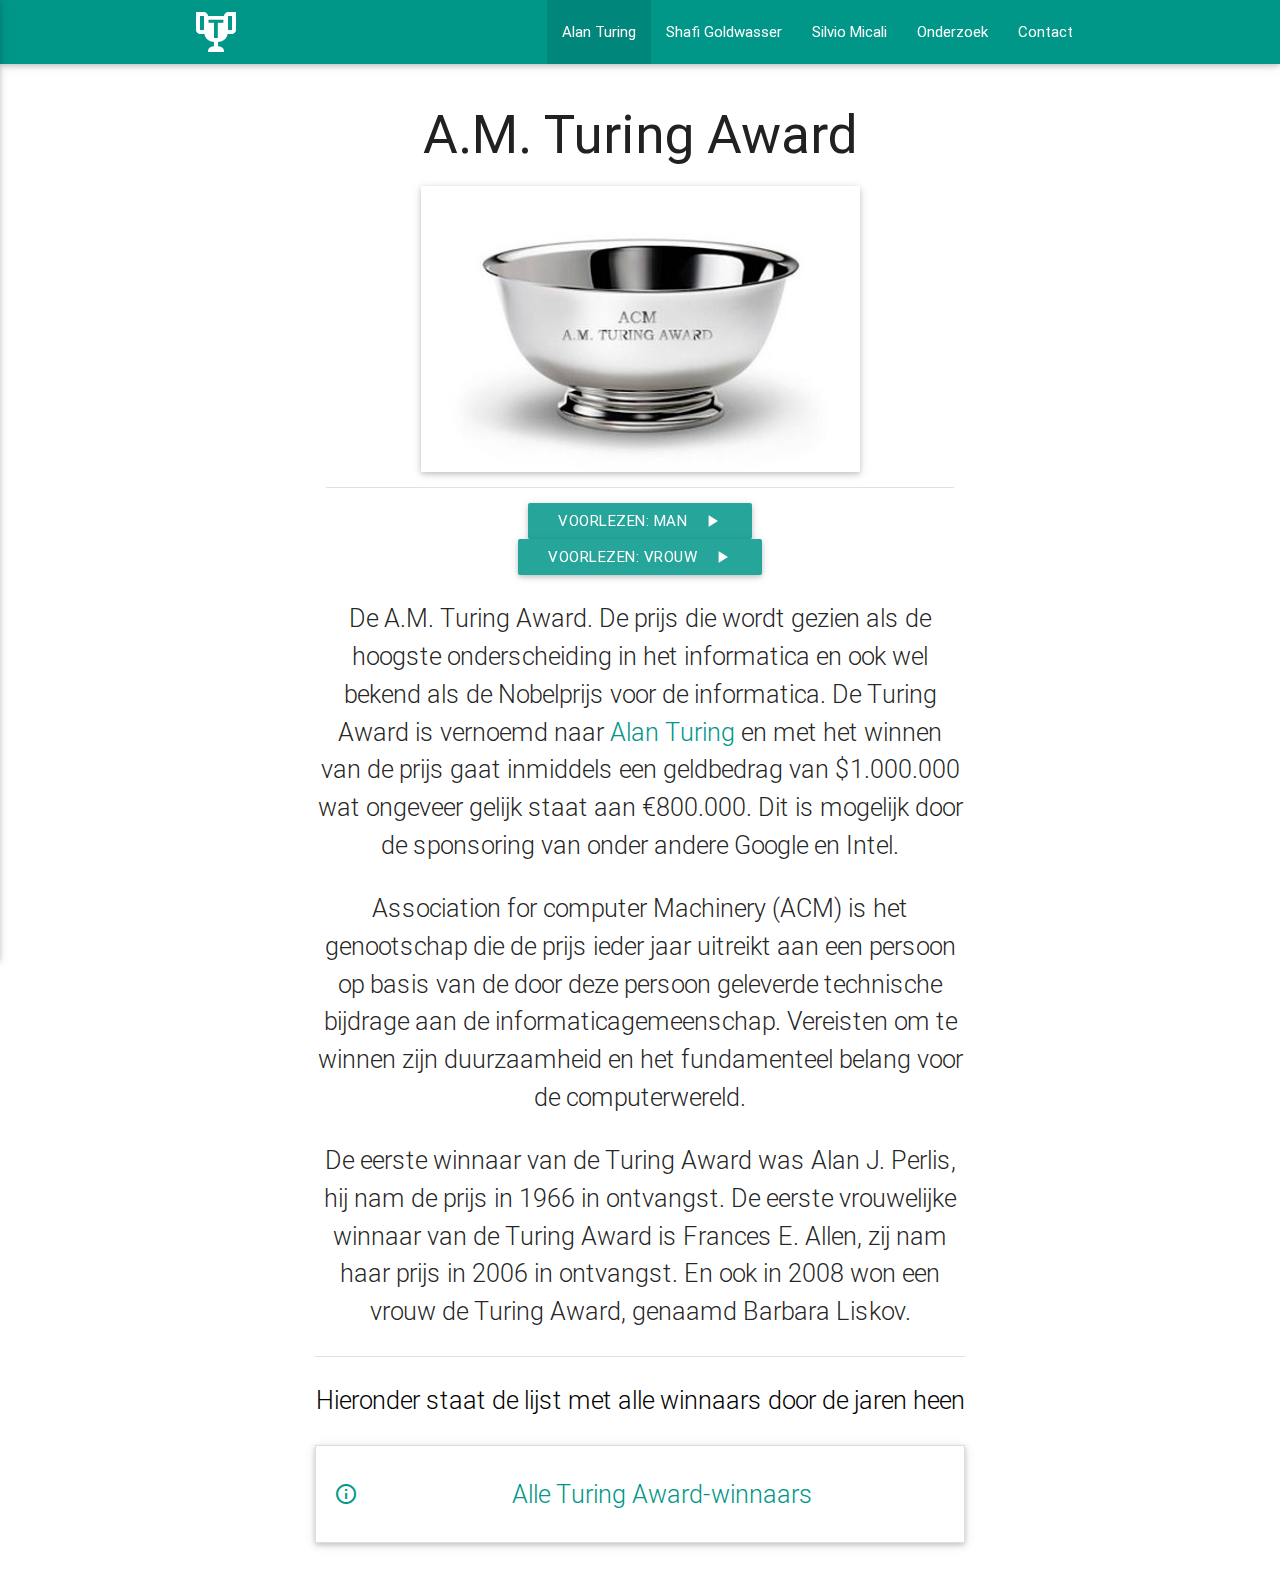
<file: turing_award.html>
<!DOCTYPE html>
<html lang="nl">


<head>
  <meta charset="utf-8">
  <!--Import Google Icon Font-->
  <link href="https://fonts.googleapis.com/icon?family=Material+Icons" rel="stylesheet">
  <!--Import materialize.css-->
  <link type="text/css" rel="stylesheet" href="css/materialize.min.css" />
  <!--Import custom style.css-->
  <!--Overrides materialize-->
  <link href="/css/style.css" type="text/css" rel="stylesheet" />
  <link href="images/trophy.png" rel="icon" />
  <!-- PLS UPDATE, GIT-->
  <!--Let browser know website is optimized for mobile-->
  <meta name="viewport" content="width=device-width, initial-scale=1.0, maximum-scale=1.0, user-scalable=no" />
  <title>Turing Award</title>
</head>

<body>


  <div class="navbar-fixed">
    <!--This is where the actual html begins-->
    <nav class="teal" role="navigation">
      <!--Big screens-->
      <div class="nav-wrapper container">
        <a id="logo-container" href="index.html" class="brand-logo tooltipped" data-position="bottom" data-delay="50" data-tooltip="Klik hier voor de home-pagina"><img class="responsive-img center" src="images/logo.png" alt="logo"></a>
        <ul class="right hide-on-med-and-down">

          <li class="active"><a class="dropdown-button" href="#" data-activates='dropdown1' data-hover="true">Alan Turing</a></li>
          <li><a href="shafi.html">Shafi Goldwasser</a></li>
          <li><a href="silvio.html">Silvio Micali</a></li>
          <li><a class="dropdown-button" href="#" data-activates='dropdown2' data-hover="true">Onderzoek</a></li>
          <li><a href="contact.html">Contact</a></li>
        </ul>

        <!--Small screens-->

        <ul id="nav-mobile" class="side-nav">

          <li><a href="turing.html">Alan Turing</a></li>
          <li><a href="turing_award.html">Turing Award</a></li>
          <li><a href="shafi.html">Shafi Goldwasser</a></li>
          <li><a href="silvio.html">Silvio Micali</a></li>
          <li><a href="onderzoek.html">Onderzoek</a></li>
          <li><a href="samenwerking.html">Samenwerking</a></li>
          <li><a href="contact.html">Contact</a></li>
          <li><a href="about.html">Over</a></li>

        </ul>

        <ul id='dropdown1' class='dropdown-content'>
          <li><a href="turing.html">Alan Turing</a></li>
          <li class="divider"></li>
          <li><a href="turing_award.html">Turing Award</a></li>
        </ul>

        <ul id='dropdown2' class='dropdown-content'>
          <li><a href="onderzoek.html">Onderzoek</a></li>
          <li class="divider"></li>
          <li><a href="samenwerking.html">Samen-<br>werking</a></li>
        </ul>



        <a href="#" data-activates="nav-mobile" class="button-collapse"><i class="material-icons">menu</i></a>

      </div>
    </nav>
  </div>
  <!--Eerste Sectie -->
  <div id="index-banner" class="container">
    <div class="section no-pad-bot">
      <div class="container">
        <h2 class="header center grey-text text-darken-4">A.M. Turing Award</h2>
        <div class="container" id="img-container">
          <img class="materialboxed center responsive-img z-depth-1" src="images/turing-award.jpg" alt="turing-award" id="alan-img">
        </div>
        <p class="divider"></p>
        <div id="audio-container" class="container">
          <div class="row center">
            <a href="#" id="button_man" class="waves-effect waves-light btn">Voorlezen: Man<i class='material-icons right'>play_arrow</i></a>
            <audio id="audio_man">
              <source src="tts/tts-award.mp3" type="audio/mpeg"> Your browser does not support the audio element.
            </audio>
            <a href="#" id="button_vrouw" class="waves-effect waves-light btn">Voorlezen: Vrouw<i class='material-icons right'>play_arrow</i></a>
            <audio id="audio_vrouw">
              <source src="tts/tts-award-vrouw.mp3" type="audio/mpeg"> Your browser does not support the audio element.
            </audio>
          </div>
        </div>
        <div class="row center">
          <p class="flow-text">
            De A.M. Turing Award. De prijs die wordt gezien als de hoogste onderscheiding in het informatica en ook wel bekend als de Nobelprijs voor de informatica. De Turing Award is vernoemd naar
            <a href="turing.html"><span class="teal-text">Alan Turing</span></a> en met het winnen van de prijs gaat inmiddels een geldbedrag van $1.000.000 wat ongeveer gelijk staat aan €800.000. Dit is mogelijk door de sponsoring van onder andere Google
            en Intel.
          </p>
          <p class="flow-text">
            Association for computer Machinery (ACM) is het genootschap die de prijs ieder jaar uitreikt aan een persoon op basis van de door deze persoon geleverde technische bijdrage aan de informaticagemeenschap. Vereisten om te winnen zijn duurzaamheid en het
            fundamenteel belang voor de computerwereld.
          </p>
          <p class="flow-text">
            De eerste winnaar van de Turing Award was Alan J. Perlis, hij nam de prijs in 1966 in ontvangst. De eerste vrouwelijke winnaar van de Turing Award is Frances E. Allen, zij nam haar prijs in 2006 in ontvangst. En ook in 2008 won een vrouw de Turing Award,
            genaamd Barbara Liskov.
          </p>
          <p class="divider"></p>
          <p class="center black-text flow-text">Hieronder staat de lijst met alle winnaars door de jaren heen</p>
          <ul class="collapsible z-depth-1" data-collapsible="accordion" data-hover="true">
            <li>
              <div class="collapsible-header">
                <i class="material-icons teal-text">info_outline</i><p class="center teal-text flow-text">Alle Turing Award-winnaars</p>
              </div>
              <div class="collapsible-body">
                <table class="flow-text">
                  <thead>
                    <tr>
                      <th>Naam</th>
                      <th>Jaar</th>
                    </tr>
                  </thead>
                  <tbody>
                    <tr>
                      <td><a href="https://nl.wikipedia.org/wiki/Alan_Perlis" class="teal-text">Alan J. Perlis</a></td>
                      <td>1966</td>
                    </tr>
                    <tr>
                      <td><a href="https://nl.wikipedia.org/wiki/Maurice_Wilkes" class="teal-text">Maurice V. Wilkes</a></td>
                      <td>1967</td>
                    </tr>
                    <tr>
                      <td><a href="https://nl.wikipedia.org/wiki/Richard_Hamming" class="teal-text">Richard Hamming</a></td>
                      <td>1968</td>
                    </tr>
                    <tr>
                      <td><a href="https://nl.wikipedia.org/wiki/Marvin_Minsky" class="teal-text">Marvin Minsky</a></td>
                      <td>1969</td>
                    </tr>
                    <tr>
                      <td><a href="https://nl.wikipedia.org/wiki/James_Hardy_Wilkinson" class="teal-text">J.H. Wilkinson</a></td>
                      <td>1970</td>
                    </tr>
                    <tr>
                      <td><a href="https://nl.wikipedia.org/wiki/John_McCarthy_(informaticus)" class="teal-text">John McCarthy</a></td>
                      <td>1971</td>
                    </tr>
                    <tr>
                      <td><a href="https://nl.wikipedia.org/wiki/Edsger_Dijkstra" class="teal-text">Edsger Dijkstra</a></td>
                      <td>1972</td>
                    </tr>
                    <tr>
                      <td><a href="https://nl.wikipedia.org/wiki/Charles_W._Bachman" class="teal-text">Charles W. Bachman</a></td>
                      <td>1973</td>
                    </tr>
                    <tr>
                      <td><a href="https://nl.wikipedia.org/wiki/Donald_Knuth" class="teal-text">Donald E. Knuth</a></td>
                      <td>1974</td>
                    </tr>
                    <tr>
                      <td><a href="https://nl.wikipedia.org/wiki/Allen_Newell" class="teal-text">Allen Newell</a> &amp;
                        <a href="https://nl.wikipedia.org/wiki/Herbert_Simon" class="teal-text">Herbert A. Simon</a></td>
                      <td>1975</td>
                    </tr>
                    <tr>
                      <td><a href="https://nl.wikipedia.org/wiki/Michael_Rabin" class="teal-text">Michael Rabin</a> &amp;
                        <a href="https://nl.wikipedia.org/wiki/Dana_Scott" class="teal-text">Dana S. Scott</a></td>
                      <td>1976</td>
                    </tr>
                    <tr>
                      <td><a href="https://nl.wikipedia.org/wiki/John_Backus" class="teal-text">John Backus</a></td>
                      <td>1977</td>
                    </tr>
                    <tr>
                      <td><a href="https://nl.wikipedia.org/wiki/Robert_W._Floyd" class="teal-text">Robert W. Floyd</a></td>
                      <td>1978</td>
                    </tr>
                    <tr>
                      <td><a href="https://nl.wikipedia.org/wiki/Kenneth_Eugene_Iverson" class="teal-text">Kenneth E. Iverson</a></td>
                      <td>1979</td>
                    </tr>
                    <tr>
                      <td><a href="https://nl.wikipedia.org/wiki/Tony_Hoare" class="teal-text">Tony Hoare</a></td>
                      <td>1980</td>
                    </tr>
                    <tr>
                      <td><a href="https://nl.wikipedia.org/wiki/Edgar_F._Codd" class="teal-text">Edgar F. (Ted) Codd</a></td>
                      <td>1981</td>
                    </tr>
                    <tr>
                      <td><a href="https://nl.wikipedia.org/wiki/Stephen_Cook" class="teal-text">Stephen A. Cook</a></td>
                      <td>1982</td>
                    </tr>
                    <tr>
                      <td><a href="https://nl.wikipedia.org/wiki/Ken_Thompson" class="teal-text">Ken Thompson</a> &amp;
                        <a href="https://nl.wikipedia.org/wiki/Dennis_Ritchie" class="teal-text">Dennis M. Ritchie</a></td>
                      <td>1983</td>
                    </tr>
                    <tr>
                      <td><a href="https://nl.wikipedia.org/wiki/Niklaus_Wirth" class="teal-text">Niklaus Wirth</a></td>
                      <td>1984</td>
                    </tr>
                    <tr>
                      <td><a href="https://nl.wikipedia.org/wiki/Richard_Karp" class="teal-text">Richard M. Karp</a></td>
                      <td>1985</td>
                    </tr>
                    <tr>
                      <td><a href="https://nl.wikipedia.org/wiki/John_Hopcroft" class="teal-text">John Hopcroft</a> &amp;
                        <a href="https://nl.wikipedia.org/wiki/Robert_Tarjan" class="teal-text">Robert Tarjan</a></td>
                      <td>1986</td>
                    </tr>
                    <tr>
                      <td><a href="https://nl.wikipedia.org/wiki/John_Cocke" class="teal-text">John Cocke</a></td>
                      <td>1987</td>
                    </tr>
                    <tr>
                      <td><a href="https://nl.wikipedia.org/wiki/Ivan_Sutherland" class="teal-text">Ivan Sutherland</a></td>
                      <td>1988</td>
                    </tr>
                    <tr>
                      <td><a href="https://nl.wikipedia.org/wiki/William_(Velvel)_Kahan" class="teal-text">William (Velvel) Kahan</a></td>
                      <td>1989</td>
                    </tr>
                    <tr>
                      <td><a href="https://nl.wikipedia.org/wiki/Fernando_J._Corbat%C3%B3" class="teal-text">Fernando J. Corbat&oacute;</a></td>
                      <td>1990</td>
                    </tr>
                    <tr>
                      <td><a href="https://nl.wikipedia.org/wiki/Robin_Milner" class="teal-text">Robin Milner</a></td>
                      <td>1991</td>
                    </tr>
                    <tr>
                      <td><a href="https://nl.wikipedia.org/wiki/Butler_W._Lampson" class="teal-text">Butler W. Lampson</a></td>
                      <td>1992</td>
                    </tr>
                    <tr>
                      <td><a href="https://nl.wikipedia.org/wiki/Juris_Hartmanis" class="teal-text">Juris Hartmanis</a> &amp;
                        <a href="https://nl.wikipedia.org/wiki/Richard_E._Stearns" class="teal-text">Richard E. Stearns</a></td>
                      <td>1993</td>
                    </tr>
                    <tr>
                      <td><a href="https://nl.wikipedia.org/wiki/Edward_Feigenbaum" class="teal-text">Edward Feigenbaum</a> &amp;
                        <a href="https://nl.wikipedia.org/wiki/Raj_Reddy" class="teal-text"> Raj Reddy</a></td>
                      <td>1994</td>
                    </tr>
                    <tr>
                      <td><a href="https://nl.wikipedia.org/wiki/Manuel_Blum" class="teal-text">Manuel Blum</a></td>
                      <td>1995</td>
                    </tr>
                    <tr>
                      <td><a href="https://nl.wikipedia.org/wiki/Amir_Pnueli" class="teal-text">Amir Pnueli</a></td>
                      <td>1996</td>
                    </tr>
                    <tr>
                      <td><a href="https://nl.wikipedia.org/wiki/Douglas_Engelbart" class="teal-text">Douglas Engelbart</a></td>
                      <td>1997</td>
                    </tr>
                    <tr>
                      <td><a href="https://nl.wikipedia.org/wiki/Jim_Gray" class="teal-text">Jim Gray</a></td>
                      <td>1998</td>
                    </tr>
                    <tr>
                      <td><a href="https://nl.wikipedia.org/wiki/Frederick_P._Brooks" class="teal-text">Frederick P. Brooks Jr.</a></td>
                      <td>1999</td>
                    </tr>
                    <tr>
                      <td><a href="https://nl.wikipedia.org/wiki/Andrew_Chi-Chih_Yao" class="teal-text">Andrew Chi-Chih Yao</a></td>
                      <td>2000</td>
                    </tr>
                    <tr>
                      <td><a href="https://nl.wikipedia.org/wiki/Ole-Johan_Dahl" class="teal-text">Ole-Johan Dahl</a> &amp;
                        <a href="https://nl.wikipedia.org/wiki/Kristen_Nygaard_(computerpionier)" class="teal-text">Kristen Nygaard</a></td>
                      <td>2001</td>
                    </tr>
                    <tr>
                      <td><a href="https://nl.wikipedia.org/wiki/Ron_Rivest" class="teal-text">Ron Rivest</a>,
                        <a href="https://nl.wikipedia.org/wiki/Adi_Shamir" class="teal-text">Adi Shamir</a> &amp;
                        <a href="https://nl.wikipedia.org/wiki/Len_Adleman" class="teal-text">Leonard M. Adleman</a></td>
                      <td>2002</td>
                    </tr>
                    <tr>
                      <td><a href="https://nl.wikipedia.org/wiki/Alan_Kay" class="teal-text">Alan Kay</a></td>
                      <td>2003</td>
                    </tr>
                    <tr>
                      <td><a href="https://nl.wikipedia.org/wiki/Vinton_Cerf" class="teal-text">Vinton G. Cerf</a> &amp;
                        <a href="https://nl.wikipedia.org/wiki/Bob_Kahn" class="teal-text">Robert E. Kahn</a></td>
                      <td>2004</td>
                    </tr>
                    <tr>
                      <td><a href="https://nl.wikipedia.org/wiki/Peter_Naur" class="teal-text">Peter Naur</a></td>
                      <td>2005</td>
                    </tr>
                    <tr>
                      <td><a href="https://nl.wikipedia.org/wiki/Frances_E._Allen" class="teal-text">Frances E. Allen</a></td>
                      <td>2006</td>
                    </tr>
                    <tr>
                      <td><a href="https://nl.wikipedia.org/wiki/Edmund_M._Clarke" class="teal-text">Edmund M. Clarke</a>,
                        <a href="https://nl.wikipedia.org/wiki/E._Allen_Emerson" class="teal-text">E. Allen Emerson</a> &amp;
                        <a href="https://nl.wikipedia.org/wiki/Joseph_Sifakis" class="teal-text">Joseph Sifakis</a></td>
                      <td>2007</td>
                    </tr>
                    <tr>
                      <td><a href="https://nl.wikipedia.org/wiki/Barbara_Liskov" class="teal-text">Barbara Liskov</a></td>
                      <td>2008</td>
                    </tr>
                    <tr>
                      <td><a href="https://nl.wikipedia.org/wiki/Charles_Thacker" class="teal-text">Charles Thacker</a></td>
                      <td>2009</td>
                    </tr>
                    <tr>
                      <td><a href="https://nl.wikipedia.org/wiki/Leslie_Valiant" class="teal-text">Leslie G. Valiant</a></td>
                      <td>2010</td>
                    </tr>
                    <tr>
                      <td><a href="https://nl.wikipedia.org/wiki/Judea_Pearl" class="teal-text">Judea Pearl</a></td>
                      <td>2011</td>
                    </tr>
                    <tr>
                      <td><a href="shafi.html" class="teal-text">Shafi Goldwasser</a> &amp; <a href="silvio.html" class="teal-text">Silvio Micali</a></td>
                      <td>2012</td>
                    </tr>
                    <tr>
                      <td><a href="https://nl.wikipedia.org/wiki/Leslie_Lamport" class="teal-text">Leslie Lamport</a></td>
                      <td>2013</td>
                    </tr>
                    <tr>
                      <td><a href="https://nl.wikipedia.org/wiki/Michael_Stonebraker" class="teal-text">Micheal Stonebraker</a></td>
                      <td>2014</td>
                    </tr>

                  </tbody>
                </table>
              </div>
            </li>
          </ul>
        </div>
      </div>
    </div>
  </div>

  <!--Tweede sectie-->
  <!-- <div class="container">
  <div class="section">
  <div class="row">
  <div class="col s12 m4">
  <div class="icon-block">

</div>
</div>
</div>
</div>
</div> -->



  <!--
Import scripts
Import  before materialize.js
-->
  <script type="text/javascript" src="js/jquery-2.1.1.min.js"></script>
  <script type="text/javascript" src="js/materialize.min.js"></script>
  <script type="text/javascript" src="js/init.js"></script>
  <script type="text/javascript" src="js/fix-resolution.js"></script>
  <script type="text/javascript" src="js/audio-button.min.js"></script>

</body>


</html>
</file>
<file: css/style.css>
@charset "UTF-8";
#dropdown2 li a {
  text-align: center;
}
body {
  display: flex;
  min-height: 100vh;
  flex-direction: column;
}
#img-container {
  margin: inherit;
}
.footer-icon {
  font-size: 1.45em !important;
}
#footer {
  margin-top: -1em;
  top: -1em;
}
#alan-img {
  margin-left: auto;
  margin-right: auto;
}
#shafi-img {
  margin-left: auto;
  margin-right: auto;
}
#silvio-img {
  margin-left: auto;
  margin-right: auto;
}
iframe {
  border: none;
}
#desc_bd{
  font-size: 0.85em;
}
#desc_g{
  font-size: 0.85em;
}
#r888{
  font-size:0.85em;
}
::selection {
  background-color: #66CC99;
}
::-moz-selection {
  background-color: #66CC99;
}
</file>
